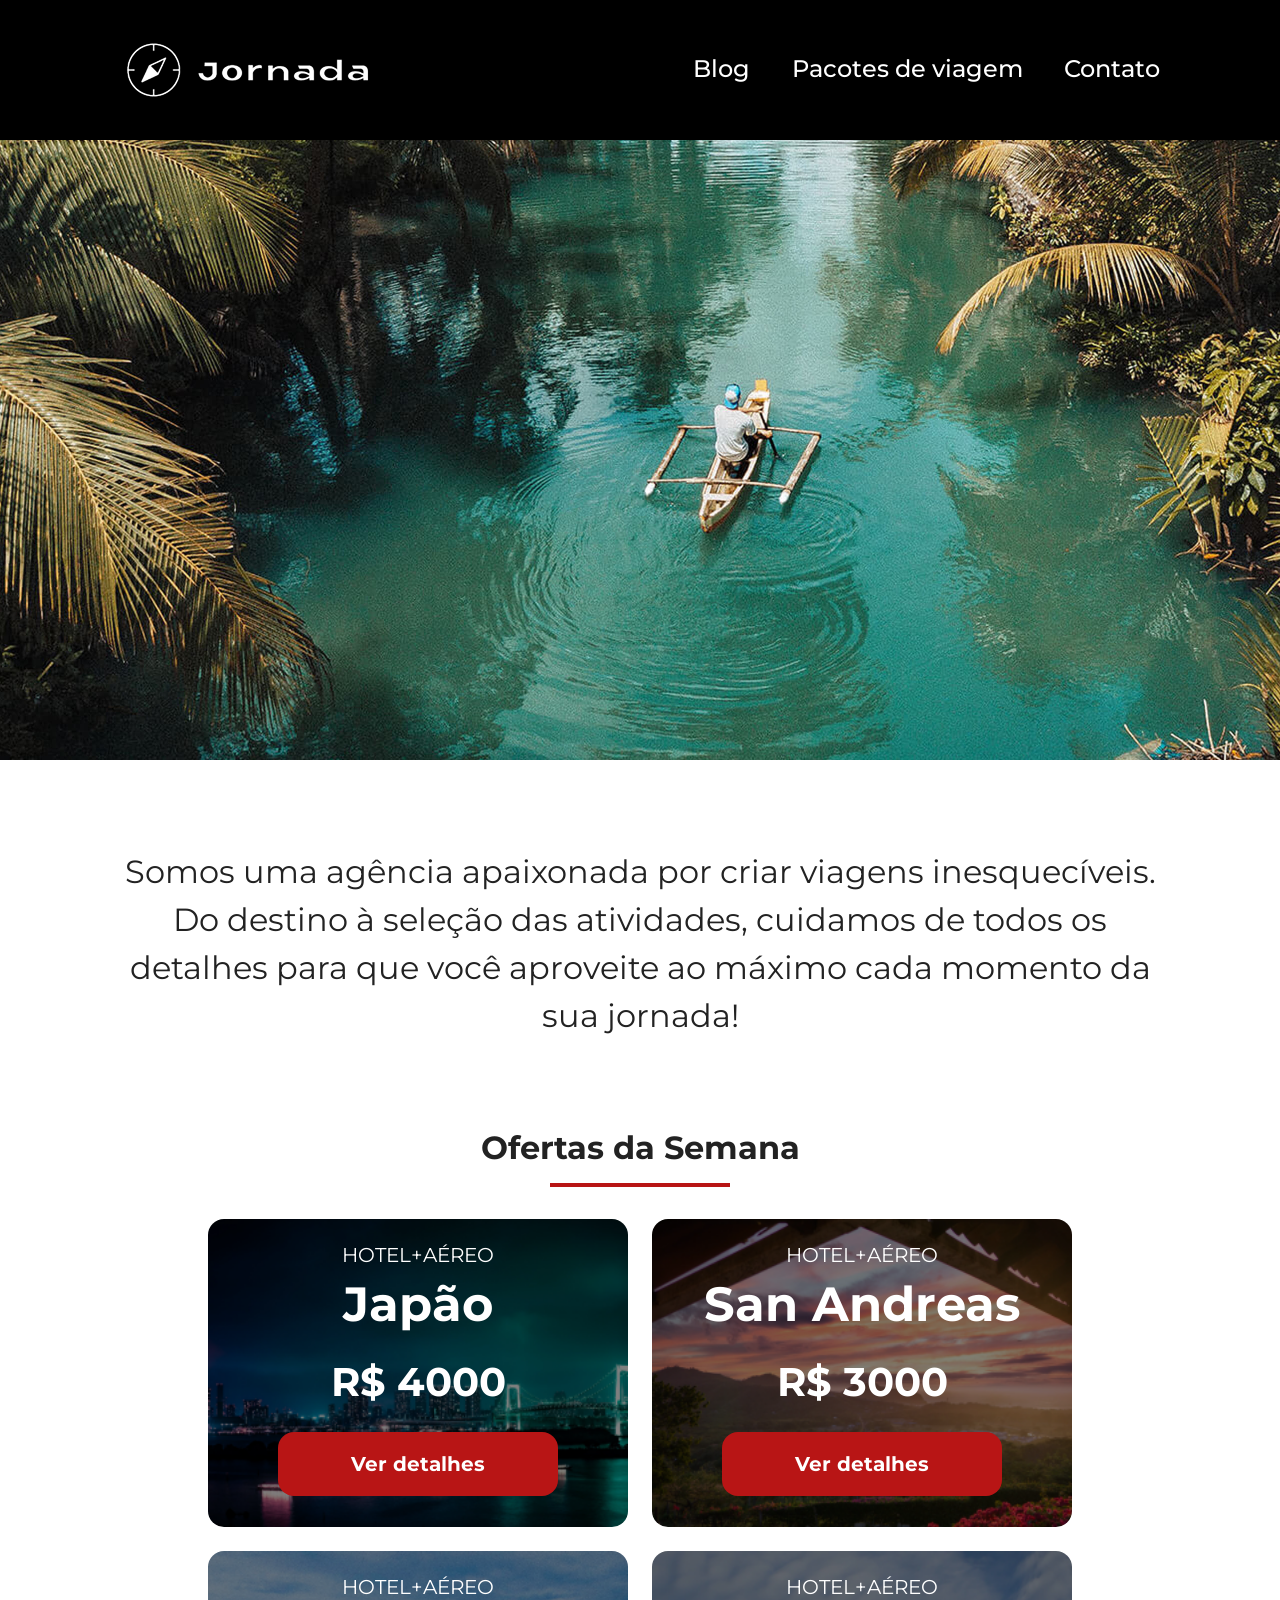
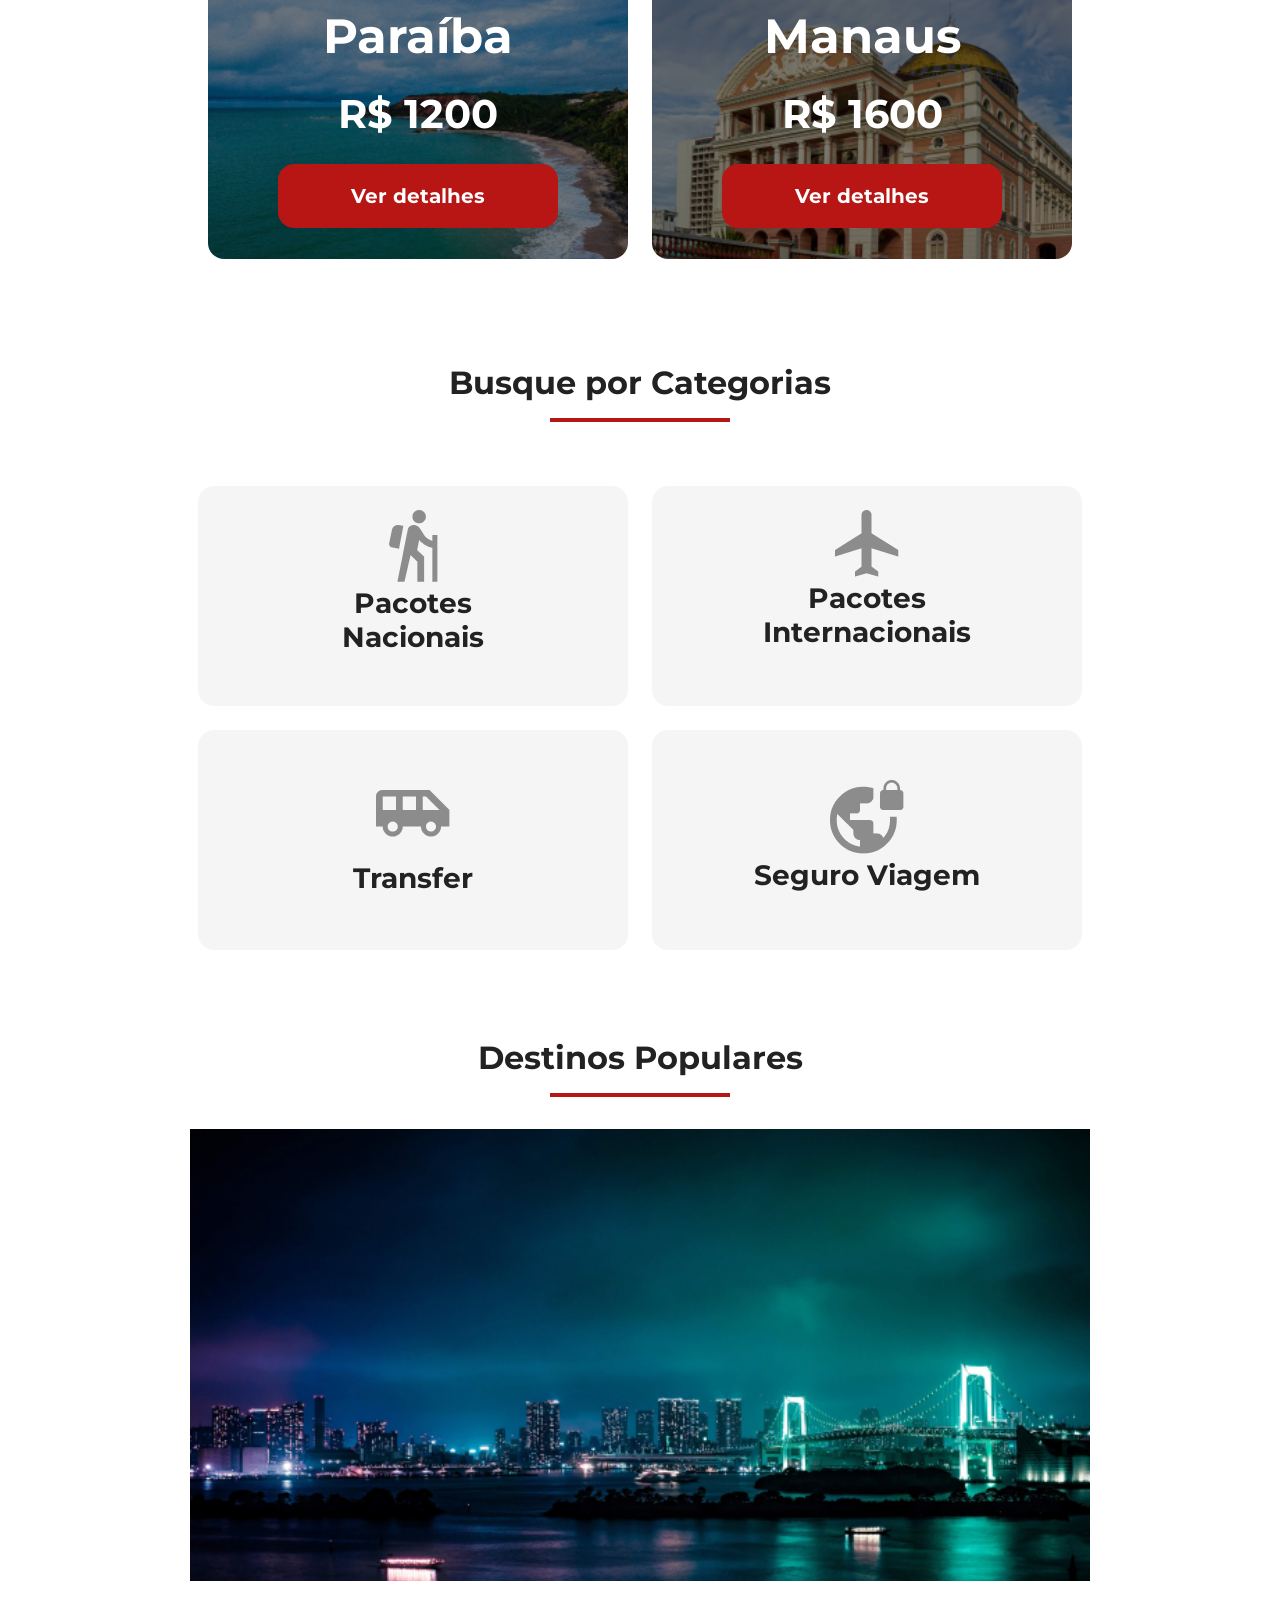
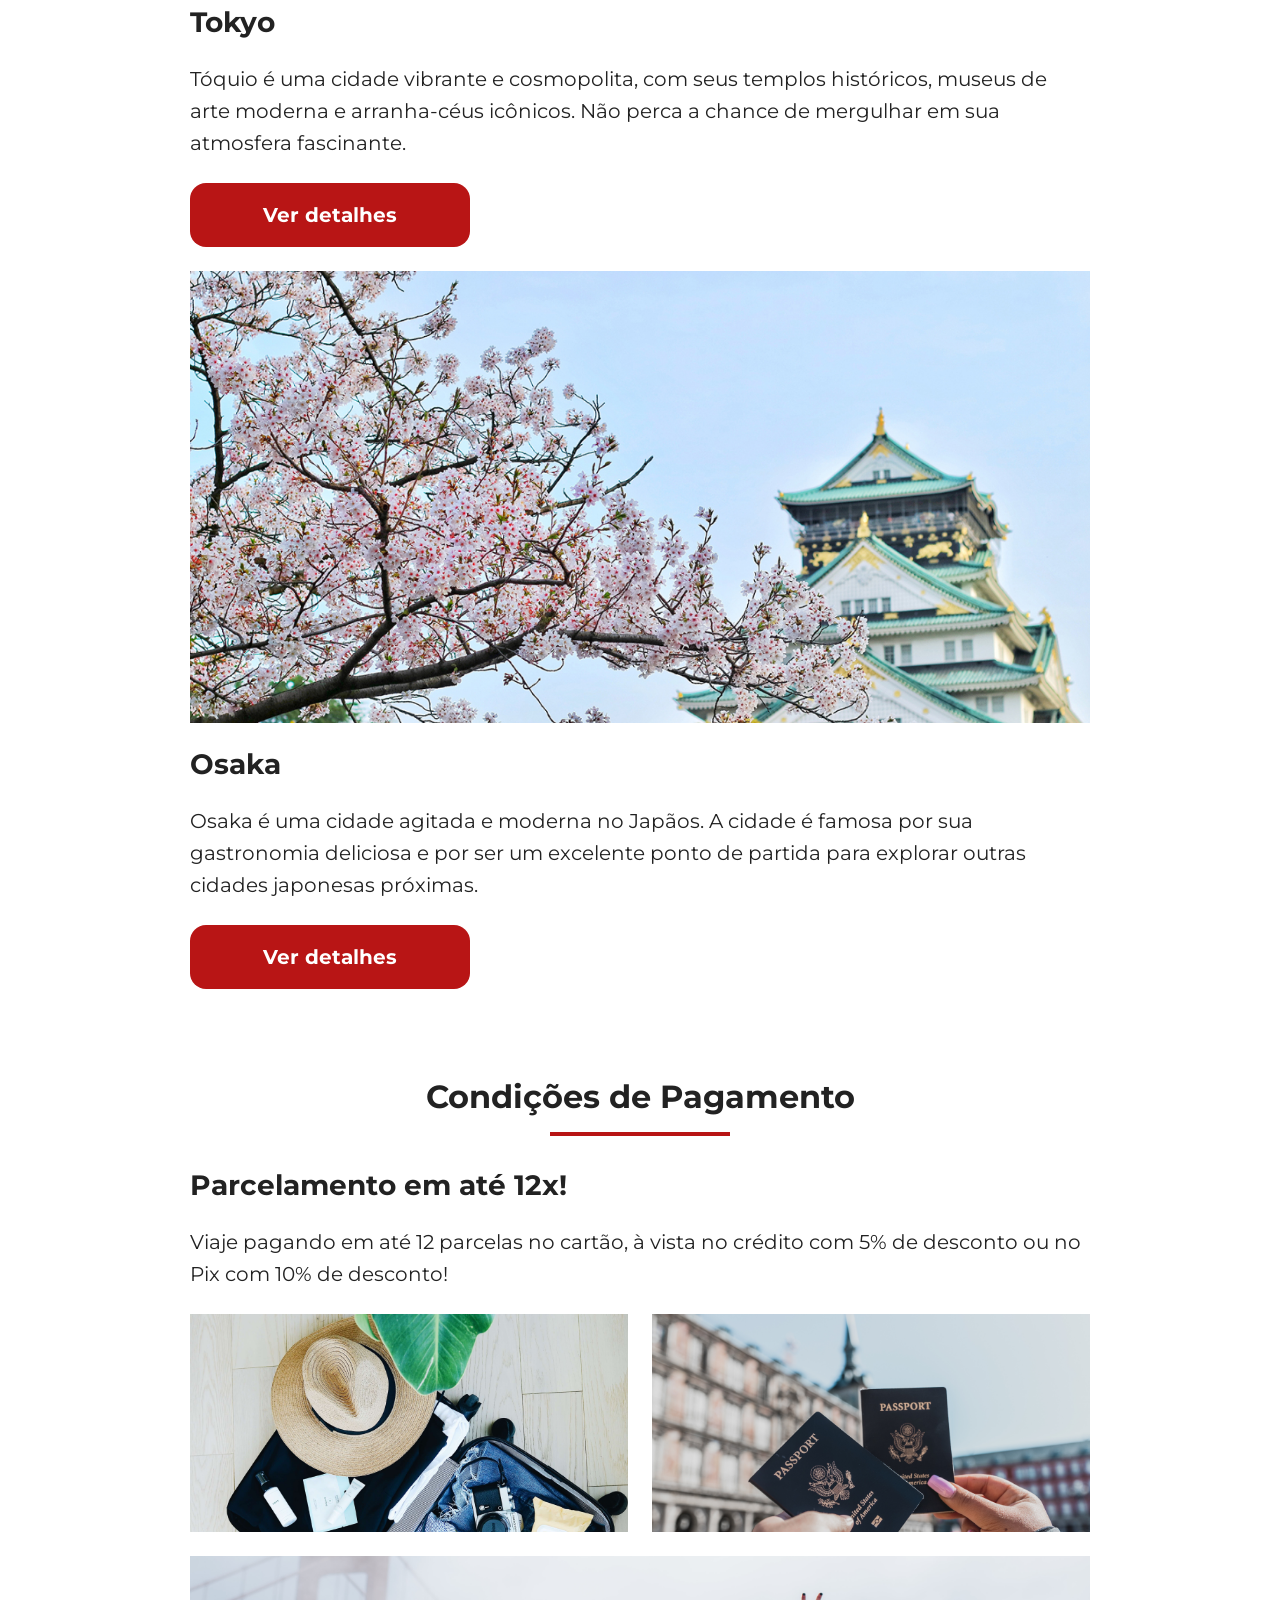
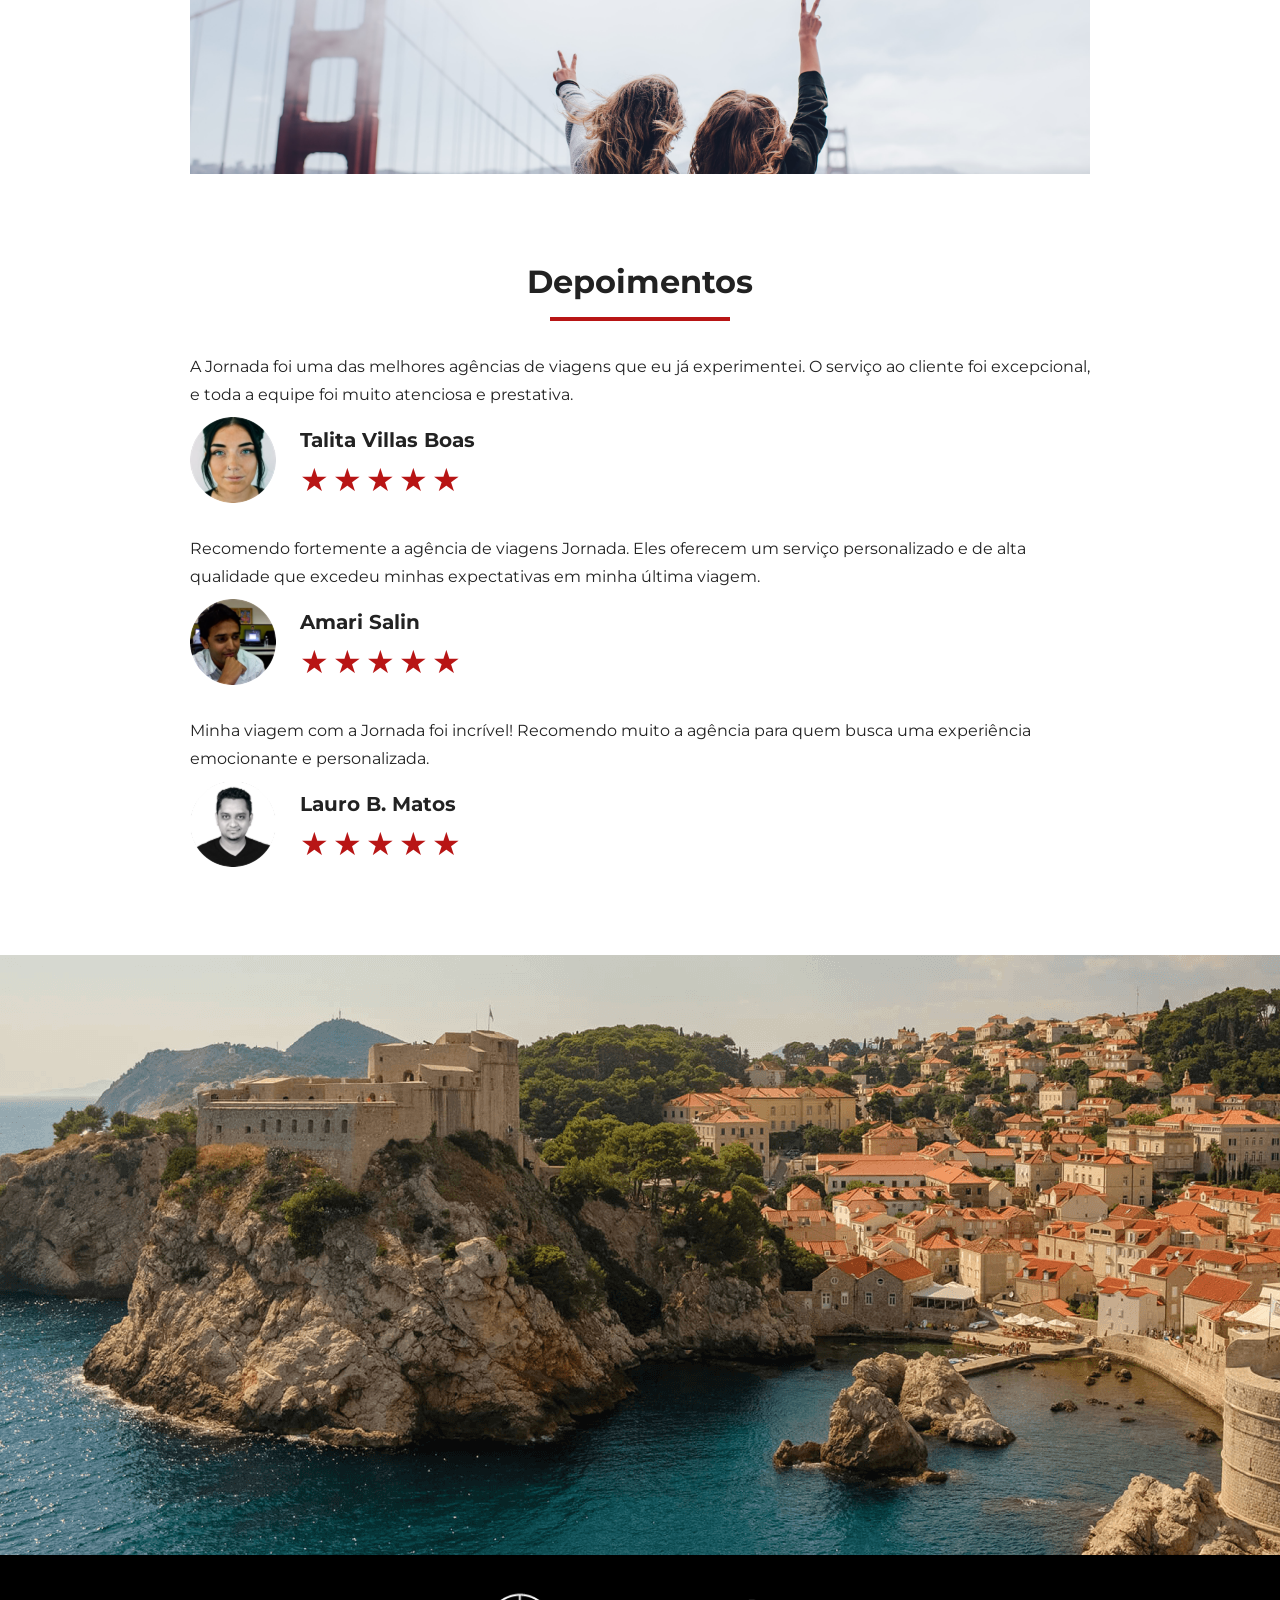
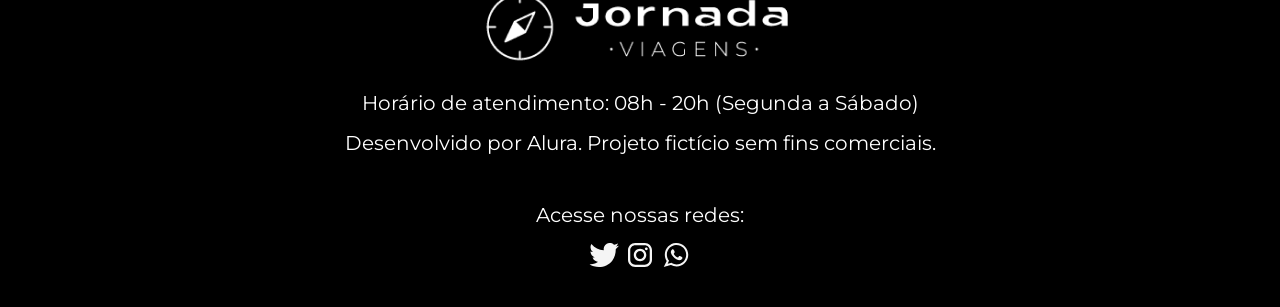
<file: index.html>
<!doctype html>
<html lang="pt-BR">
  <head>
    <meta charset="UTF-8" />
    <meta name="viewport" content="width=device-width, initial-scale=1.0" />
    <meta name="description" content="Jornada Viagens é uma agência de viagens especializada em criar experiências personalizadas e inesquecíveis para seus clientes. Com uma equipe apaixonada por viagens, a Jornada oferece uma ampla variedade de pacotes turísticos, desde destinos nacionais até internacionais, garantindo que cada viagem seja única e adaptada aos desejos e necessidades de cada viajante. A agência se destaca por seu atendimento excepcional, atenção aos detalhes e compromisso em proporcionar momentos memoráveis para seus clientes." />

    <meta name="og:title" content="Jornada Viagens">
    <meta name="og:description" content="Jornada Viagens é uma agência de viagens especializada em criar experiências personalizadas e inesquecíveis para seus clientes. Com uma equipe apaixonada por viagens, a Jornada oferece uma ampla variedade de pacotes turísticos, desde destinos nacionais até internacionais, garantindo que cada viagem seja única e adaptada aos desejos e necessidades de cada viajante. A agência se destaca por seu atendimento excepcional, atenção aos detalhes e compromisso em proporcionar momentos memoráveis para seus clientes." />
    <meta name="og:image" content="https://giovannaizac.github.io/img/logo-footer.png">
    <meta name="og:type" content="website">
    <meta name="og:url" content="https://giovannaizac.github.io/jornadaviagens">

    <link rel="icon" href="favico.svg" type="xml/svg">
    <link rel="stylesheet" href="./css/style.css" />

    <title>Jornada Viagens</title>
  </head>
  <body>
    <header class="main-header">
      <a class="logo" href="index.html" title="Voltar para a página inicial">
        <img
         class="img-mobile" 
         src="img/bussola-jornada-branca.png" 
         alt="Bussola do logo Jornada Viagens na cor branca">

        <img 
        class="img-desktop" 
        src="img/bussola-texto-jornada-branco.png" 
        alt="Logo Jornada Viagens na cor branca">

      </a>
      <div class="navigation-menu">   
        <label for="menu"> <img src="img/menu.png" alt="menu"></label>
        <input type="checkbox" id="menu" hidden>
      <nav>
        <ul class="list-links">
          <li>
            <a href="blog.html" target="_blank" title="Acessar Blog">Blog</a>
          </li>
          <li>
            <a href="pacotes-de-viagens.html" target="_blank" title="Acessar Pacotes de viagem">Pacotes de viagem</a>
          </li>
          <li>
            <a href="contato.html" target="_blank" title="Acessar Contato">Contato</a>
          </li>
        </ul>
      </nav>
      </div>
    
    </header>
    <section class="hero">
      <div class="hero-img"></div>
      <h2>
        Somos uma agência apaixonada por criar viagens inesquecíveis. Do destino à seleção das atividades, cuidamos de todos os detalhes para que você aproveite ao máximo cada momento da sua jornada!
      </h2>
    </section>
    <section class="offers">
      <div class="section-title">
        <h2>Ofertas da Semana</h2>
        <hr>
      </div>
      <div class="offers-cards">
        <article class="card japao">
          <header>
            <p>HOTEL+AÉREO</p>
            <h3>Japão <br> <span>R$ 4000</span>
            </h3>
          </header>
          <footer>
            <a href="#" class="button">Ver detalhes</a>
          </footer>
        </article>
         <article class="card san-andreas">
          <header>
            <p>HOTEL+AÉREO</p>
            <h3>San Andreas <br> <span>R$ 3000</span>
            </h3>
          </header>
          <footer>
            <a href="#" class="button">Ver detalhes</a>
          </footer>
        </article>
         <article class="card paraiba">
          <header>
            <p>HOTEL+AÉREO</p>
            <h3>Paraíba <br> <span>R$ 1200</span>
            </h3>
          </header>
          <footer>
            <a href="#" class="button">Ver detalhes</a>
          </footer>
        </article>
         <article class="card manaus">
          <header>
            <p>HOTEL+AÉREO</p>
            <h3>Manaus <br> <span>R$ 1600</span>
            </h3>
          </header>
          <footer>
            <a href="#" class="button">Ver detalhes</a>
          </footer>
        </article>
      </div>
    </section>
     <section class="categories">
      <div class="section-title">
        <h2>Busque por Categorias</h2>
        <hr>
      </div>
         <div class="categories-cards">
        <a class="card"
        href="#"
        target="_blank"
        title="Busque pela categoria Pacotes Nacionais">
        <img src="img/icone-caminhada.png"
        alt="ícone cinza representando uma pessoa fazendo tracking">
        <h3 class="content-title">
          Pacotes <br>
          Nacionais
        </h3>
      </a>
      <a class="card"
        href="#"
        target="_blank"
        title="Busque pela categoria Pacotes Irtenacionais">
        <img src="img/icone-aviao.png"
        alt="ícone cinza representando um avião">
        <h3 class="content-title">
          Pacotes <br>
          Internacionais
        </h3>
      </a>
      <a class="card single-line transfer"
        href="#"
        target="_blank"
        title="Busque pela categoria Transfer">
        <img src="img/icone-transfer.png"
        alt="ícone cinza representando um transfer">
        <h3 class="content-title">
          Transfer
        </h3>
      </a>
      <a class="card single-line"
        href="#"
        target="_blank"
        title="Busque pela categoria Seguro Viagem">
        <img src="img/icone-mundo.png"
        alt="ícone cinza representando um mundo">
        <h3 class="content-title">
          Seguro
          Viagem
        </h3>
      </a>
      </div>
      </div>
    </section> 
    <section class="destinations">
      <div class="section-title">
        <h2>Destinos Populares</h2>
        <hr/>
      </div>
      <div class="destination-items">
        <article class="item tokyo">
          <header>
            <div class="img-item"></div>
            <h3 class="content-title">Tokyo</h3>
          </header>
          <p class="content-text">
            Tóquio é uma cidade vibrante e cosmopolita, com seus templos
            históricos, museus de arte moderna e arranha-céus icônicos. Não
            perca a chance de mergulhar em sua atmosfera fascinante.
          </p>
          <footer>
            <a
              href="#"
              class="button"
              target="_blank"
              title="Veja mais detalhes do destino Tokyo"
              >Ver detalhes
            </a>
          </footer>
        </article>
        <article class="item osaka">
          <header>
            <div class="img-item"></div>
            <h3 class="content-title">Osaka</h3>
          </header>
          <p class="content-text">
            Osaka é uma cidade agitada e moderna no Japãos. A cidade é famosa
            por sua gastronomia deliciosa e por ser um excelente ponto de
            partida para explorar outras cidades japonesas próximas.
          </p>
          <footer>
            <a
              href="#"
              class="button"
              target="_blank"
              title="Veja mais detalhes do destino Osaka"
              >Ver detalhes
            </a>
          </footer>
        </article>
      </div>
    </section>
    <section class="payments">
      <div class="section-title">
        <h2>Condições de Pagamento</h2>
        <hr>
      </div>
      <div class="content-container">
         <div class="text-content">
        <h3 class="content-title">Parcelamento em até 12x!</h3>
        <p class="content-text">Viaje pagando em até 12 parcelas no cartão, à vista no crédito com 5% de desconto ou no Pix com 10% de desconto! </p>
      </div>
      <div class="image-gallery">
        <div class="image first"></div>
        <div class="image second"></div>
        <div class="image thirdy colspan-2"></div>
      </div>
      </div>
     
    </section>
    <section class="testimonial">
      <div class="section-title">
        <h2>Depoimentos</h2>
        <hr/>
      </div>
      <div class="testimonial-container">
        <article>
          <header>
            <p>A Jornada foi uma das melhores agências de viagens que eu já experimentei. O serviço ao cliente foi excepcional, e toda a equipe foi muito atenciosa e prestativa.</p>
          </header>
          <footer>
            <img src="img/avatar-talita.png" alt="Imagem de perfil da cliente Talita Villas Boas">
            <div class="profile-content">
              <h3>Talita Villas Boas</h3>
              <div class="rating">
                <span class="star">★</span>
                <span class="star">★</span>
                <span class="star">★</span>
                <span class="star">★</span>
                <span class="star">★</span>
              </div>
            </div>
          </footer>
        </article>
        <article>
          <header>
            <p>Recomendo fortemente a agência de viagens Jornada. Eles oferecem um serviço personalizado e de alta qualidade que excedeu minhas expectativas em minha última viagem.</p>
          </header>
          <footer>
            <img src="img/avatar-amari.png" alt="Imagem de perfil da cliente Amari Salin">
            <div class="profile-content">
              <h3>Amari Salin</h3>
              <div class="rating">
                <span class="star">★</span>
                <span class="star">★</span>
                <span class="star">★</span>
                <span class="star">★</span>
                <span class="star">★</span>
              </div>
            </div>
          </footer>
        </article>
        <article>
          <header>
            <p>Minha viagem com a Jornada foi incrível! Recomendo muito a agência para quem busca uma experiência emocionante e personalizada.</p>
          </header>
          <footer>
            <img src="img/avatar-lauro.png" alt="Imagem de perfil da cliente Lauro B. Matos">
            <div class="profile-content">
              <h3>Lauro B. Matos</h3>
              <div class="rating">
                <span class="star">★</span>
                <span class="star">★</span>
                <span class="star">★</span>
                <span class="star">★</span>
                <span class="star">★</span>
              </div>
            </div>
          </footer>
        </article>
      </div>
    </section>
    <section class="bottom-hero">
      <div class="hero-img"></div>
    </section>
    <footer class="main-footer">
      <div class="footer-content">
        <img src="img/logo-footer.png" alt="logo completo Jornada Viagens" />
        <p>Horário de atendimento: 08h - 20h (Segunda a Sábado)</p>
        <p>Desenvolvido por Alura. Projeto fictício sem fins comerciais.</p>
      </div>
      <div class="footer-social">
        <p>Acesse nossas redes:</p>

        <a href="#" target="_blank" title="Acesse o Twitter do Jornada Viagens"
          ><img
            src="img/icone-twitter.svg"
            alt="icone do Twitter na cor branca"
        /></a>

        <a
          href="#"
          target="_blank"
          title="Acesse o Instagram do Jornada Viagens"
          ><img
            src="img/icone-instagram.svg"
            alt="icone do Instagram na cor branca"
        /></a>

        <a href="#" target="_blank" title="Entre em contato através do Whatsapp"
          ><img
            src="img/icone-whatsapp.svg"
            alt="icone do Whatsapp na cor branca"
        /></a>
      </div>
    </footer>
  </body>
</html>
</file>
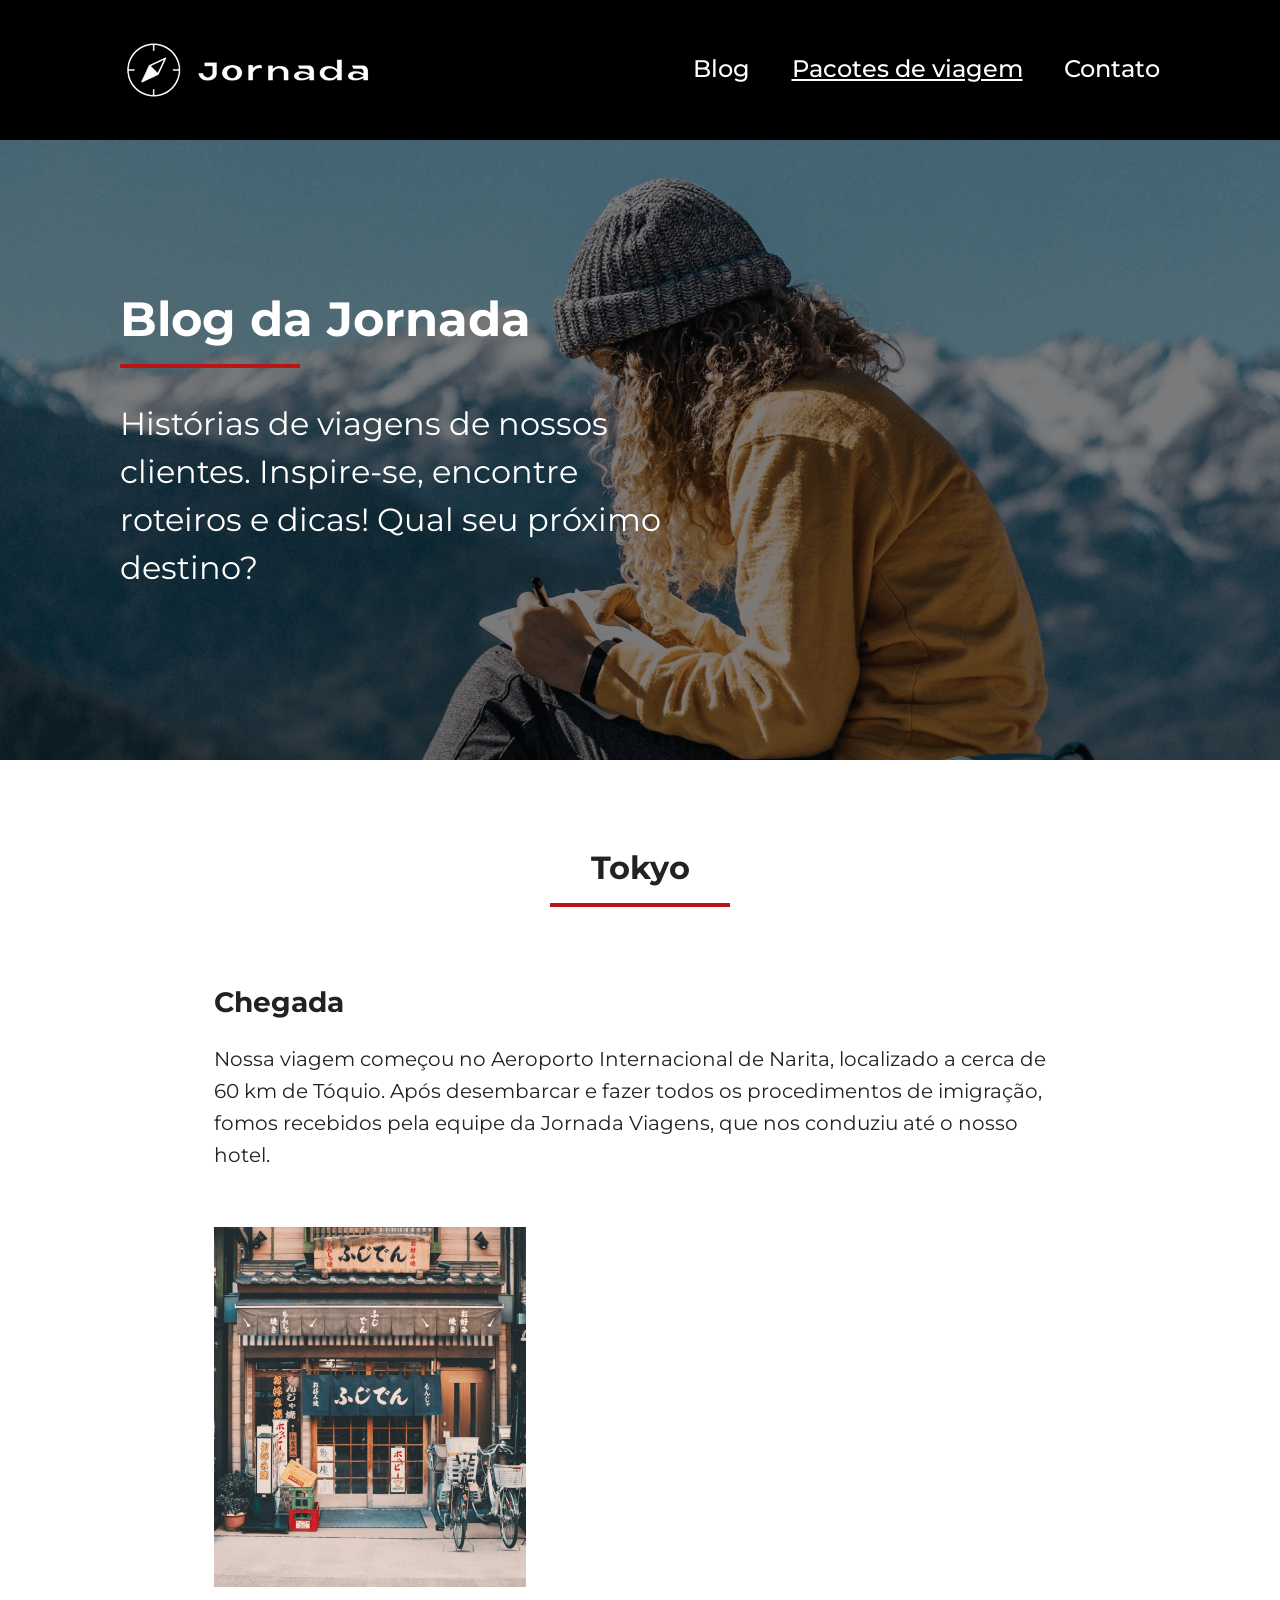
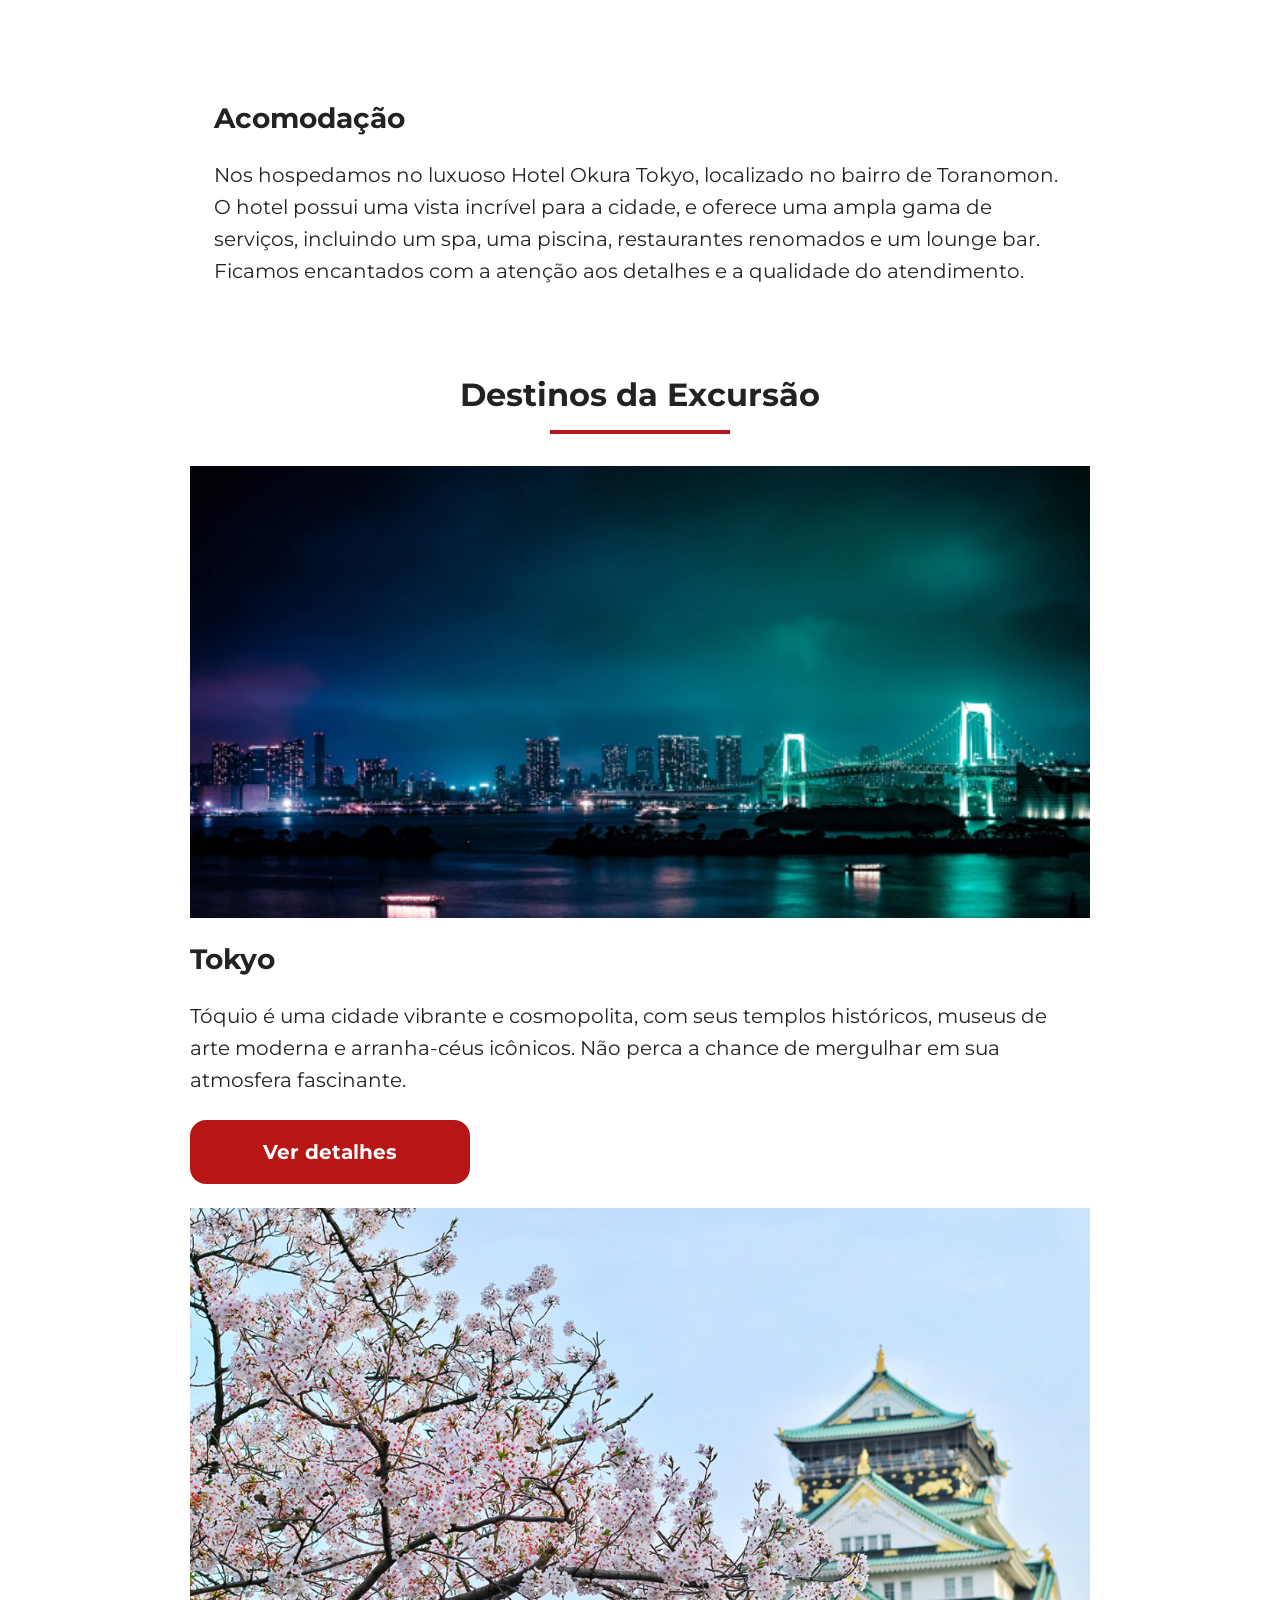
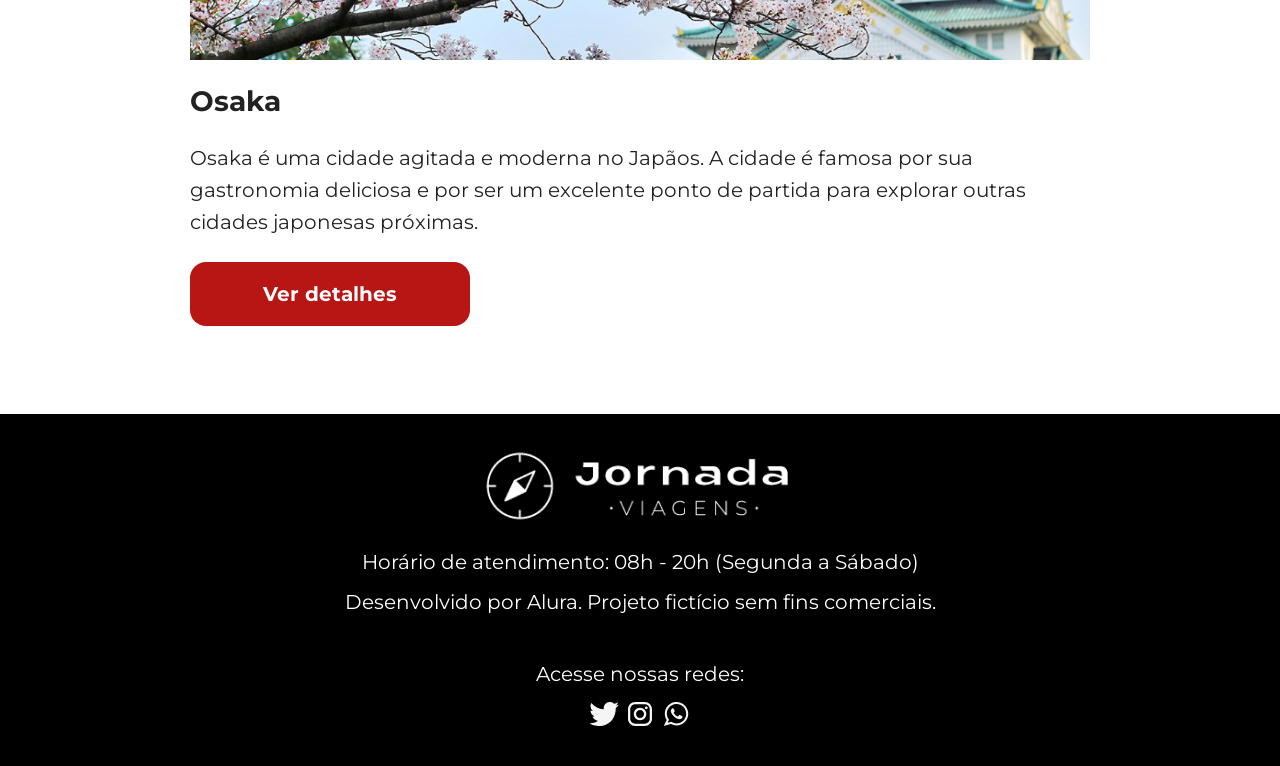
<file: blog.html>
<!doctype html>
<html lang="pt-br">
  <head>
    <meta charset="UTF-8" />
    <meta name="viewport" content="width=device-width, initial-scale=1.0" />
    <meta name="description" content="Jornada Viagens é uma agência de viagens especializada em criar experiências personalizadas e inesquecíveis para seus clientes. Com uma equipe apaixonada por viagens, a Jornada oferece uma ampla variedade de pacotes turísticos, desde destinos nacionais até internacionais, garantindo que cada viagem seja única e adaptada aos desejos e necessidades de cada viajante. A agência se destaca por seu atendimento excepcional, atenção aos detalhes e compromisso em proporcionar momentos memoráveis para seus clientes." />

    <meta name="og:title" content="Jornada Viagens">
    <meta name="og:description" content="Jornada Viagens é uma agência de viagens especializada em criar experiências personalizadas e inesquecíveis para seus clientes. Com uma equipe apaixonada por viagens, a Jornada oferece uma ampla variedade de pacotes turísticos, desde destinos nacionais até internacionais, garantindo que cada viagem seja única e adaptada aos desejos e necessidades de cada viajante. A agência se destaca por seu atendimento excepcional, atenção aos detalhes e compromisso em proporcionar momentos memoráveis para seus clientes." />
    <meta name="og:image" content="https://giovannaizac.github.io/img/logo-footer.png">
    <meta name="og:type" content="website">
    <meta name="og:url" content="https://giovannaizac.github.io/jornadaviagens">

    
    <link rel="icon" href="favico.svg" type="xml/svg">
    <link rel="stylesheet" href="./css/style.css" />

    <title>Jornada Viagens</title>
  </head>
  <body>
    <header class="main-header">
      <a class="logo" href="index.html" title="voltar para a página inicial">
        <img
          class="img-mobile"
          src="img/bussola-jornada-branca.png"
          alt="Bussola do logo Jornada Viagens na cor branca"
        />
        <img
          class="img-desktop"
          src="img/bussola-texto-jornada-branco.png"
          alt="Logo Jornada Viagens na cor branca"
        />
      </a>
      <div class="navigation-menu">
        <label for="menu">
          <img src="img/menu.png" alt="menu" />
        </label>
        <input type="checkbox" id="menu" hidden />
        <nav>
          <ul class="list-links">
            <li>
              <a href="blog.html" target="_blank" title="Acessar Blog">Blog</a>
            </li>
            <li>
              <a
                class="active"
                href="pacotes-de-viagens.html"
                target="_blank"
                title="Acessar Pacotes de viagem"
                >Pacotes de viagem</a
              >
            </li>
            <li>
              <a href="contato.html" target="_blank" title="Acessar Contato"
                >Contato</a
              >
            </li>
          </ul>
        </nav>
      </div>
    </header>
    <section class="blog hero">
      <div class="hero-img">
        <div class="hero-content">
          <h1>Blog da Jornada</h1>
          <hr />
          <p>
            Histórias de viagens de nossos clientes. Inspire-se, encontre roteiros e dicas! Qual seu próximo destino?
          </p>
        </div>
      </div>
    </section>
    <section class="blog">
      <div class="section-title">
        <h2>Tokyo</h2>
        <hr />
      </div>
      <div class="content-container-blog">

  <div class="text-content-blog">
    <h3 class="content-title">Chegada</h3>
    <p class="content-text">
            Nossa viagem começou no Aeroporto Internacional de Narita, localizado a cerca de 60 km de Tóquio. Após desembarcar e fazer todos os procedimentos de imigração, fomos recebidos pela equipe da Jornada Viagens, que nos conduziu até o nosso hotel.</p>
            
            <div class="image-japan">
            <div class="image-blog-tokyo">
          <div class="image tokyo"></div>
          </div>
        </div>

            <h3 class="content-title">Acomodação</h3>
    <p class="content-text">
                Nos hospedamos no luxuoso Hotel Okura Tokyo, localizado no bairro de Toranomon. O hotel possui uma vista incrível para a cidade, e oferece uma ampla gama de serviços, incluindo um spa, uma piscina, restaurantes renomados e um lounge bar. Ficamos encantados com a atenção aos detalhes e a qualidade do atendimento.
            </p>
            
        </div>
        
      </div>
    </section>
    <section class="travel-packages destinations">
      <div class="section-title">
        <h2>Destinos da Excursão</h2>
        <hr />
      </div>
      <div class="destination-items">
        <article class="item tokyo">
          <header>
            <div class="img-item"></div>
            <h3 class="content-title">Tokyo</h3>
          </header>
          <p class="content-text">
            Tóquio é uma cidade vibrante e cosmopolita, com seus templos
            históricos, museus de arte moderna e arranha-céus icônicos. Não
            perca a chance de mergulhar em sua atmosfera fascinante.
          </p>
          <footer>
            <a
              href="#"
              class="button"
              target="_blank"
              title="Veja mais detalhes do destino Tokyo"
              >Ver detalhes</a
            >
          </footer>
        </article>
        <article class="item osaka">
          <header>
            <div class="img-item"></div>
            <h3 class="content-title">Osaka</h3>
          </header>
          <p class="content-text">
            Osaka é uma cidade agitada e moderna no Japãos. A cidade é famosa
            por sua gastronomia deliciosa e por ser um excelente ponto de
            partida para explorar outras cidades japonesas próximas.
          </p>
          <footer>
            <a
              href="#"
              class="button"
              target="_blank"
              title="Veja mais detalhes do destino Osaka"
              >Ver detalhes</a
            >
          </footer>
        </article>
      </div>
    </section>
 
    <footer class="main-footer">
      <div class="footer-content">
        <img src="img/logo-footer.png" alt="logo completo Jornada Viagens" />
        <p>Horário de atendimento: 08h - 20h (Segunda a Sábado)</p>
        <p>Desenvolvido por Alura. Projeto fictício sem fins comerciais.</p>
      </div>
      <div class="footer-social">
        <p>Acesse nossas redes:</p>

        <a href="#" target="_blank" title="Acesse o Twitter do Jornada Viagens"
          ><img
            src="img/icone-twitter.svg"
            alt="icone do Twitter na cor branca"
        /></a>

        <a
          href="#"
          target="_blank"
          title="Acesse o Instagram do Jornada Viagens"
          ><img
            src="img/icone-instagram.svg"
            alt="icone do Instagram na cor branca"
        /></a>

        <a href="#" target="_blank" title="Entre em contato através do whatsapp"
          ><img
            src="img/icone-whatsapp.svg"
            alt="icone do whatsapp na cor branca"
        /></a>
      </div>
    </footer>
  </body>
</html>
</file>
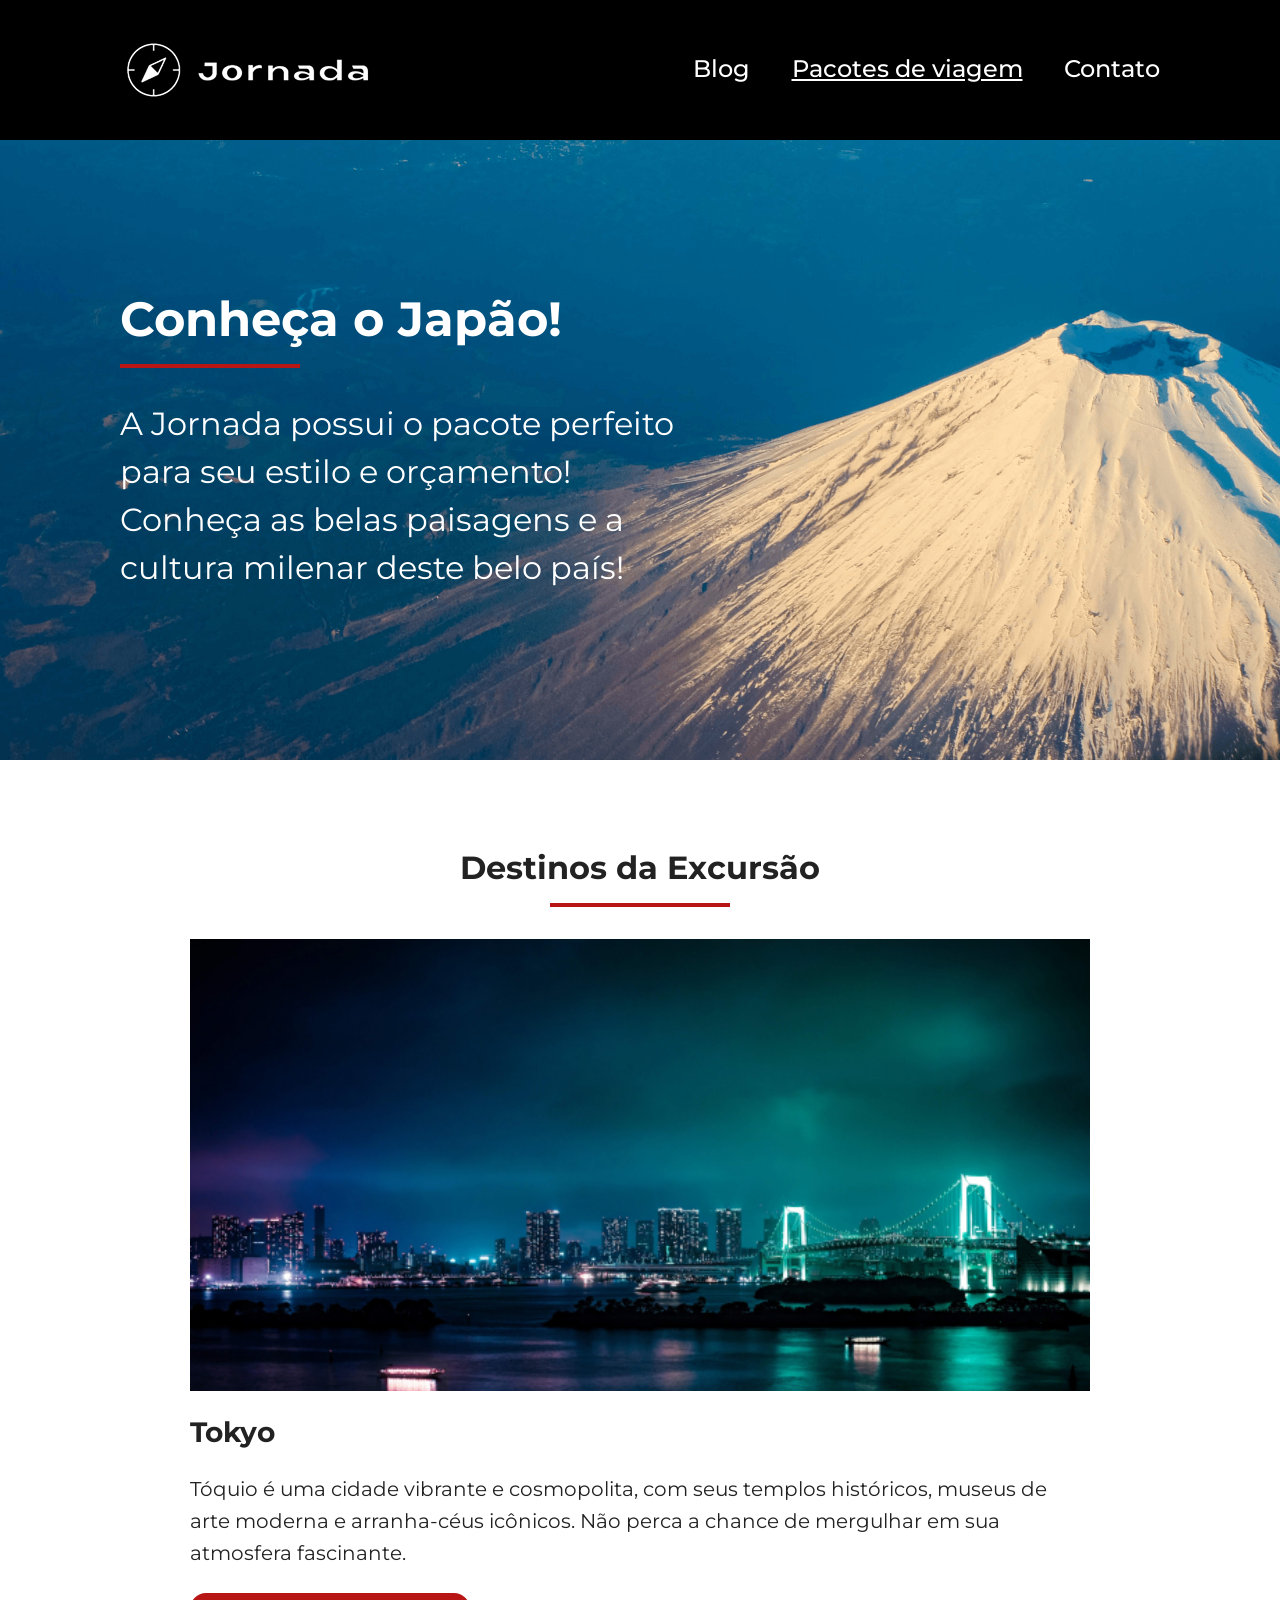
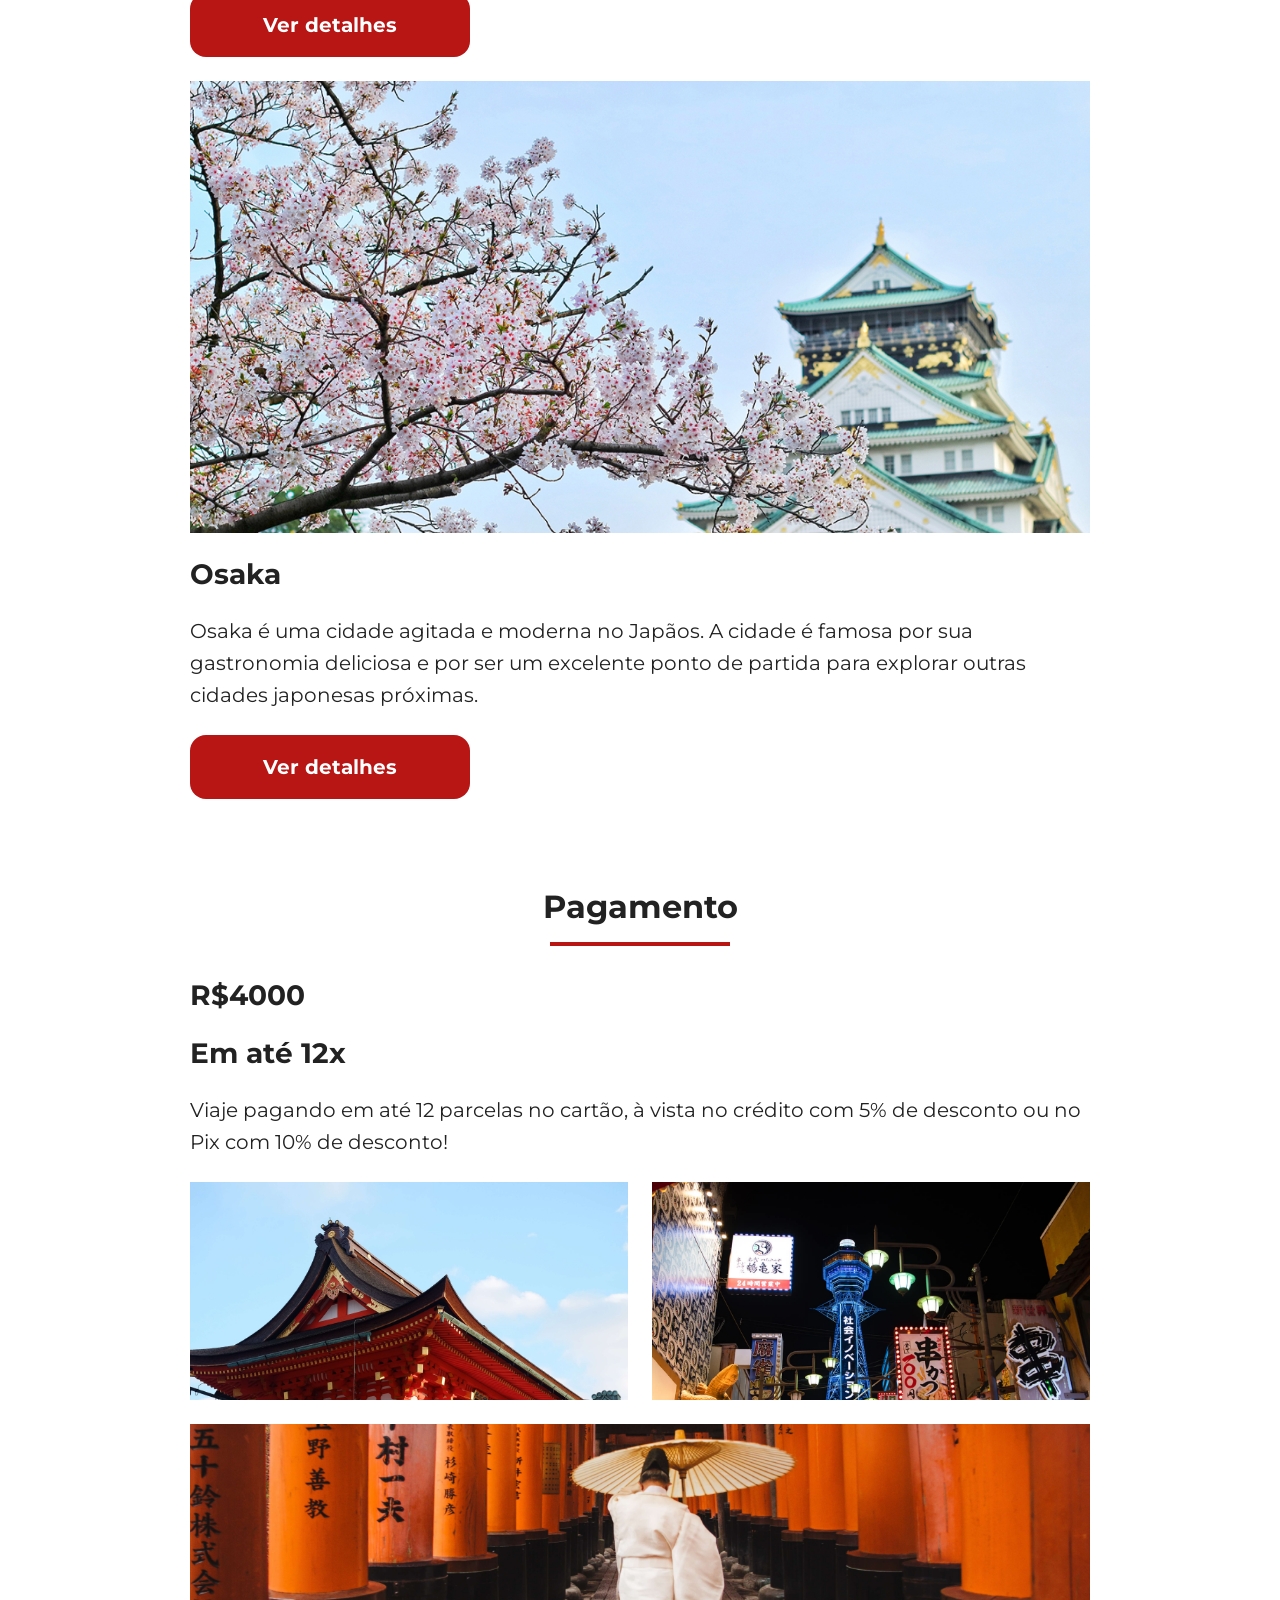
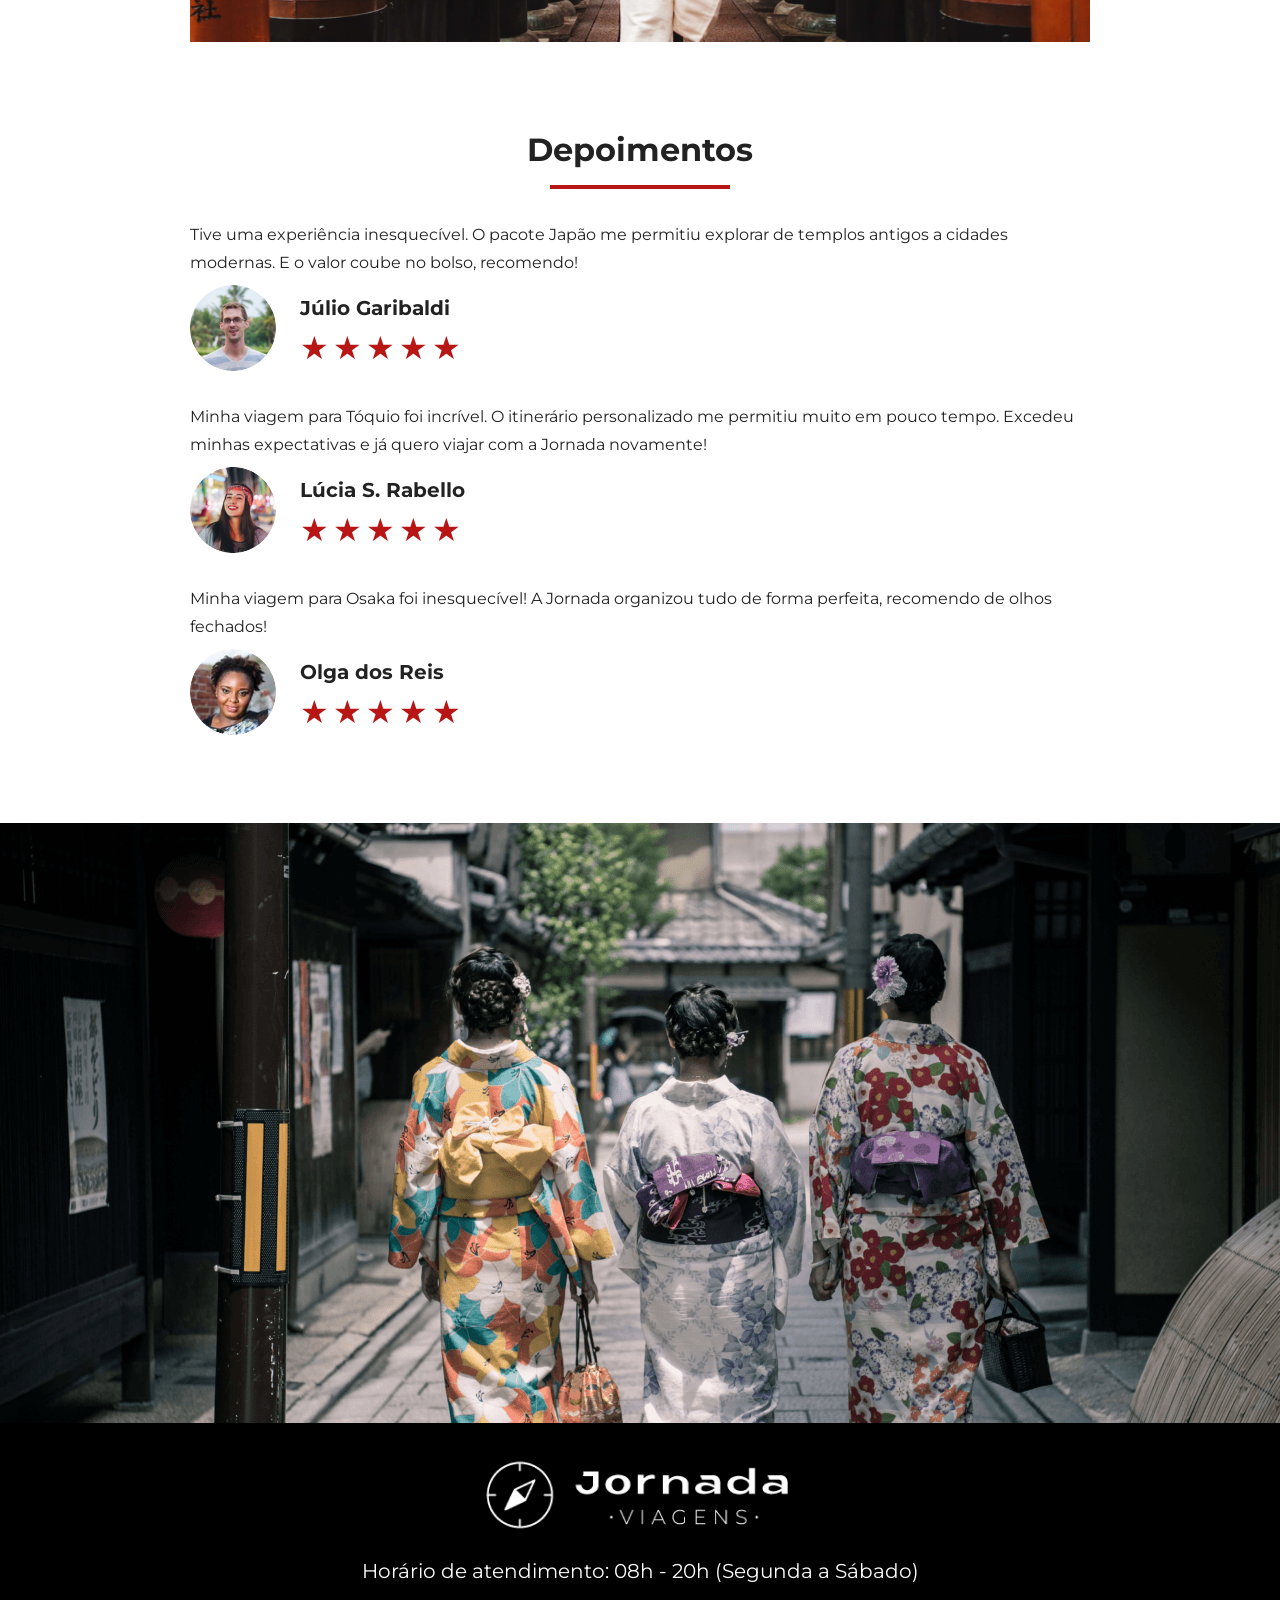
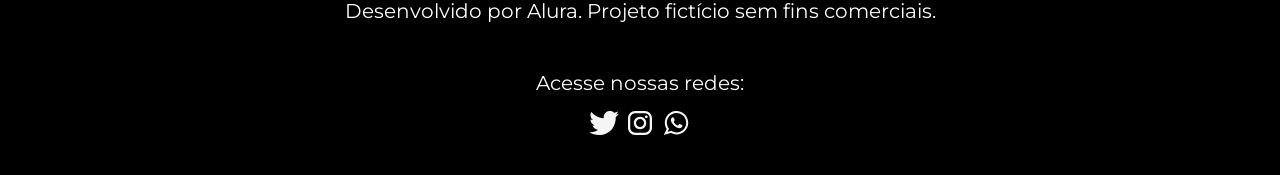
<file: pacotes-de-viagens.html>
<!doctype html>
<html lang="pt-br">
  <head>
    <meta charset="UTF-8" />
    <meta name="viewport" content="width=device-width, initial-scale=1.0" />
    <meta name="description" content="Jornada Viagens é uma agência de viagens especializada em criar experiências personalizadas e inesquecíveis para seus clientes. Com uma equipe apaixonada por viagens, a Jornada oferece uma ampla variedade de pacotes turísticos, desde destinos nacionais até internacionais, garantindo que cada viagem seja única e adaptada aos desejos e necessidades de cada viajante. A agência se destaca por seu atendimento excepcional, atenção aos detalhes e compromisso em proporcionar momentos memoráveis para seus clientes." />

    <meta name="og:title" content="Jornada Viagens">
    <meta name="og:description" content="Jornada Viagens é uma agência de viagens especializada em criar experiências personalizadas e inesquecíveis para seus clientes. Com uma equipe apaixonada por viagens, a Jornada oferece uma ampla variedade de pacotes turísticos, desde destinos nacionais até internacionais, garantindo que cada viagem seja única e adaptada aos desejos e necessidades de cada viajante. A agência se destaca por seu atendimento excepcional, atenção aos detalhes e compromisso em proporcionar momentos memoráveis para seus clientes." />
    <meta name="og:image" content="https://giovannaizac.github.io/img/logo-footer.png">
    <meta name="og:type" content="website">
    <meta name="og:url" content="https://giovannaizac.github.io/jornadaviagens">

    
    <link rel="icon" href="favico.svg" type="xml/svg">
    <link rel="stylesheet" href="./css/style.css" />

    <title>Jornada Viagens</title>
  </head>
  <body>
    <header class="main-header">
      <a class="logo" href="index.html" title="voltar para a página inicial">
        <img
          class="img-mobile"
          src="img/bussola-jornada-branca.png"
          alt="Bussola do logo Jornada Viagens na cor branca"
        />
        <img
          class="img-desktop"
          src="img/bussola-texto-jornada-branco.png"
          alt="Logo Jornada Viagens na cor branca"
        />
      </a>
      <div class="navigation-menu">
        <label for="menu">
          <img src="img/menu.png" alt="menu" />
        </label>
        <input type="checkbox" id="menu" hidden />
        <nav>
          <ul class="list-links">
            <li>
              <a href="blog.html" target="_blank" title="Acessar Blog">Blog</a>
            </li>
            <li>
              <a
                class="active"
                href="pacotes-de-viagens.html"
                target="_blank"
                title="Acessar Pacotes de viagem"
                >Pacotes de viagem</a
              >
            </li>
            <li>
              <a href="contato.html" target="_blank" title="Acessar Contato"
                >Contato</a
              >
            </li>
          </ul>
        </nav>
      </div>
    </header>
    <section class="travel-packages hero">
      <div class="hero-img">
        <div class="hero-content">
          <h1>Conheça o Japão!</h1>
          <hr />
          <p>
            A Jornada possui o pacote perfeito para seu estilo e orçamento!
            Conheça as belas paisagens e a cultura milenar deste belo país!
          </p>
        </div>
      </div>
    </section>

    <section class="travel-packages destinations">
      <div class="section-title">
        <h2>Destinos da Excursão</h2>
        <hr />
      </div>
      <div class="destination-items">
        <article class="item tokyo">
          <header>
            <div class="img-item"></div>
            <h3 class="content-title">Tokyo</h3>
          </header>
          <p class="content-text">
            Tóquio é uma cidade vibrante e cosmopolita, com seus templos
            históricos, museus de arte moderna e arranha-céus icônicos. Não
            perca a chance de mergulhar em sua atmosfera fascinante.
          </p>
          <footer>
            <a
              href="#"
              class="button"
              target="_blank"
              title="Veja mais detalhes do destino Tokyo"
              >Ver detalhes</a
            >
          </footer>
        </article>
        <article class="item osaka">
          <header>
            <div class="img-item"></div>
            <h3 class="content-title">Osaka</h3>
          </header>
          <p class="content-text">
            Osaka é uma cidade agitada e moderna no Japãos. A cidade é famosa
            por sua gastronomia deliciosa e por ser um excelente ponto de
            partida para explorar outras cidades japonesas próximas.
          </p>
          <footer>
            <a
              href="#"
              class="button"
              target="_blank"
              title="Veja mais detalhes do destino Osaka"
              >Ver detalhes</a
            >
          </footer>
        </article>
      </div>
    </section>
    <section class="travel-packages payments">
      <div class="section-title">
        <h2>Pagamento</h2>
        <hr />
      </div>
      <div class="content-container">
        <div class="text-content">
          <h3 class="content-title">R$4000</h3>
          <h3 class="content-title">Em até 12x</h3>

          <p class="content-text">
            Viaje pagando em até 12 parcelas no cartão, à vista no crédito com
            5% de desconto ou no Pix com 10% de desconto!
          </p>
        </div>
        <div class="image-gallery">
          <div class="image first"></div>
          <div class="image second"></div>
          <div class="image thirdy colspan-2"></div>
        </div>
      </div>
    </section>
    <section class="testimonials">
      <div class="section-title">
        <h2>Depoimentos</h2>
        <hr />
      </div>
      <div class="testimonial-container">
        <article>
          <header>
            <p>
              Tive uma experiência inesquecível. O pacote Japão me permitiu
              explorar de templos antigos a cidades modernas. E o valor coube no
              bolso, recomendo!
            </p>
          </header>
          <footer>
            <img
              src="img/travel-packages/avatar-julio.png"
              alt="imagem de perfil do cliente Júlio Garibaldi"
            />
            <div class="profile-content">
              <h3>Júlio Garibaldi</h3>
              <div class="rating">
                <span class="star">★</span>
                <span class="star">★</span>
                <span class="star">★</span>
                <span class="star">★</span>
                <span class="star">★</span>
              </div>
            </div>
          </footer>
        </article>
        <article>
          <header>
            <p>
              Minha viagem para Tóquio foi incrível. O itinerário personalizado
              me permitiu muito em pouco tempo. Excedeu minhas expectativas e já
              quero viajar com a Jornada novamente!
            </p>
          </header>
          <footer>
            <img
              src="img/travel-packages/avatar-lucia.png"
              alt="imagem de perfil da cliente Lúcia S. Rabello"
            />
            <div class="profile-content">
              <h3>Lúcia S. Rabello</h3>
              <div class="rating">
                <span class="star">★</span>
                <span class="star">★</span>
                <span class="star">★</span>
                <span class="star">★</span>
                <span class="star">★</span>
              </div>
            </div>
          </footer>
        </article>
        <article>
          <header>
            <p>
              Minha viagem para Osaka foi inesquecível! A Jornada organizou tudo
              de forma perfeita, recomendo de olhos fechados!
            </p>
          </header>
          <footer>
            <img
              src="img/travel-packages/avatar-olga.png"
              alt="imagem de perfil da cliente Olga dos Reis"
            />
            <div class="profile-content">
              <h3>Olga dos Reis</h3>
              <div class="rating">
                <span class="star">★</span>
                <span class="star">★</span>
                <span class="star">★</span>
                <span class="star">★</span>
                <span class="star">★</span>
              </div>
            </div>
          </footer>
        </article>
      </div>
    </section>
    <section class="travel-packages bottom-hero">
      <div class="hero-img"></div>
    </section>
    <footer class="main-footer">
      <div class="footer-content">
        <img src="img/logo-footer.png" alt="logo completo Jornada Viagens" />
        <p>Horário de atendimento: 08h - 20h (Segunda a Sábado)</p>
        <p>Desenvolvido por Alura. Projeto fictício sem fins comerciais.</p>
      </div>
      <div class="footer-social">
        <p>Acesse nossas redes:</p>

        <a href="#" target="_blank" title="Acesse o Twitter do Jornada Viagens"
          ><img
            src="img/icone-twitter.svg"
            alt="icone do Twitter na cor branca"
        /></a>

        <a
          href="#"
          target="_blank"
          title="Acesse o Instagram do Jornada Viagens"
          ><img
            src="img/icone-instagram.svg"
            alt="icone do Instagram na cor branca"
        /></a>

        <a href="#" target="_blank" title="Entre em contato através do whatsapp"
          ><img
            src="img/icone-whatsapp.svg"
            alt="icone do whatsapp na cor branca"
        /></a>
      </div>
    </footer>
  </body>
</html>
</file>
<file: css/style.css>
@import url(global.css);
@import url(header.css);
@import url(hero.css);
@import url(offers.css);
@import url(categories.css);
@import url(destinations.css);
@import url(payments.css);
@import url(testimonial.css);
@import url(footer.css);
@import url(blog.css);
</file>
